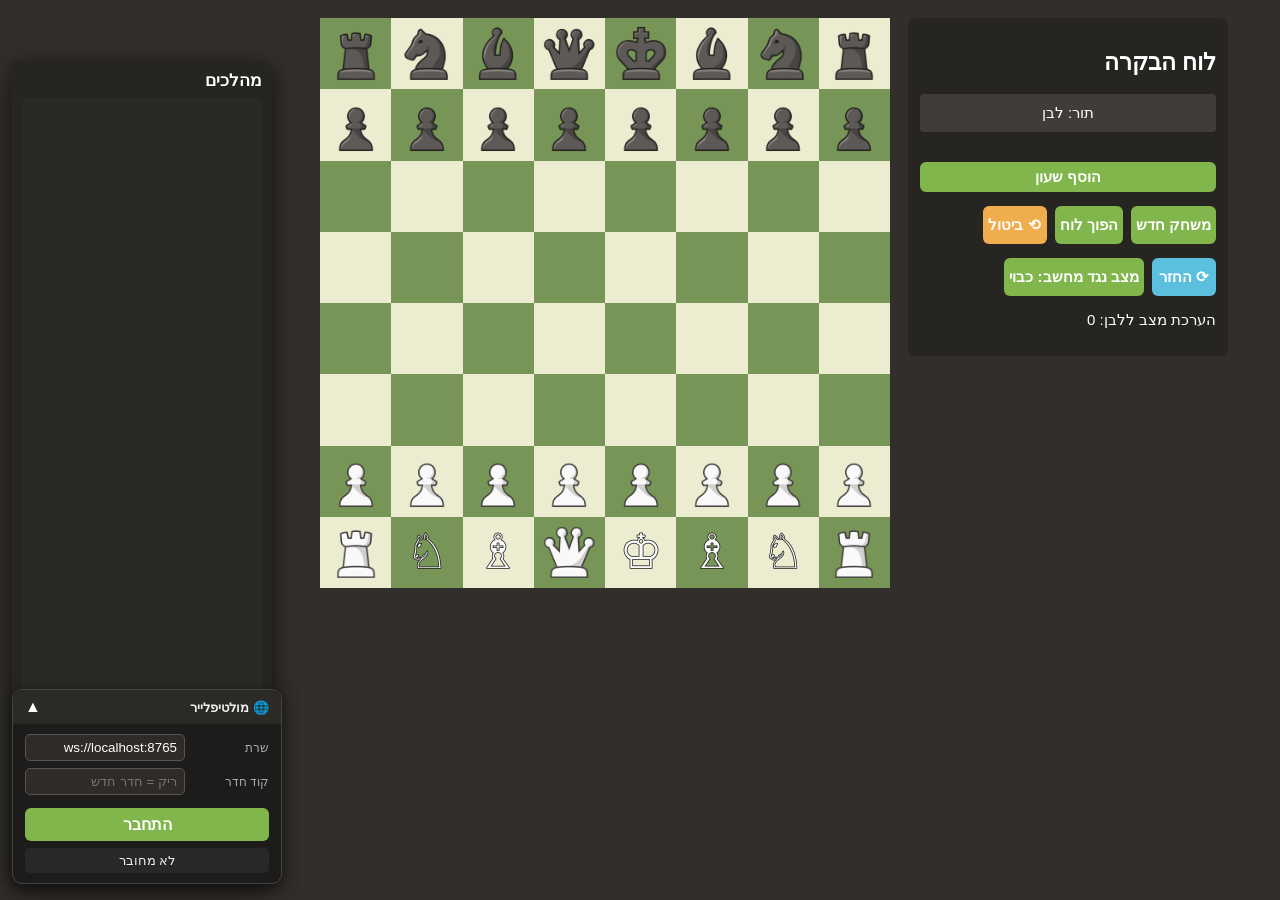
<file: index.html>
<!DOCTYPE html>
<html lang="he" dir="rtl">
<head>
    <meta charset="utf-8">
    <meta http-equiv="Content-Type" content="text/html; charset=utf-8">
    <meta name="viewport" content="width=device-width, initial-scale=1.0">
    <title>&#x5DE;&#x5E0;&#x5D5;&#x5E2; &#x5E9;&#x5D7;&#x5DE;&#x5D8; &#x5E2;&#x5E6;&#x5DE;&#x5D0;&#x5D9;</title>
    <link rel="stylesheet" href="style.css?v=20260624-final">
</head>
<body>

    <div class="main-container">
        <div class="sidebar">
            <h2>&#x5DC;&#x5D5;&#x5D7; &#x5D4;&#x5D1;&#x5E7;&#x5E8;&#x5D4;</h2>
            <div class="status-box" id="status">&#x5EA;&#x5D5;&#x5E8;: <span id="turn-text">&#x5DC;&#x5D1;&#x5DF;</span></div>

            <div class="captured">
                <div id="captured-w"></div>
                <div id="captured-b"></div>
            </div>

            <div class="controls">
                <!-- clocks block -->
                <div id="clocks-wrapper">
                    <div id="clocks" class="no-clock"></div>

                    <div id="clock-controls">
                        <button id="toggleClockBtn">&#x5D4;&#x5D5;&#x5E1;&#x5E3; &#x5E9;&#x5E2;&#x5D5;&#x5DF;</button>

                        <div id="clock-form" style="display:none;">
                            <div class="form-row">
                                <label>&#x5DC;&#x5D1;&#x5DF; (&#x5D3;&#x5E7;&#x5D5;&#x5EA;): <input id="whiteMinutesInput" type="number" min="0" value="5"></label>
                            </div>
                            <div class="form-row">
                                <label>&#x5E9;&#x5D7;&#x5D5;&#x5E8; (&#x5D3;&#x5E7;&#x5D5;&#x5EA;): <input id="blackMinutesInput" type="number" min="0" value="5"></label>
                            </div>
                            <div class="form-row">
                                <label>&#x5D4;&#x5D5;&#x5E1;&#x5E4;&#x5D4; &#x5DC;&#x5DB;&#x5DC; &#x5DE;&#x5D4;&#x5DC;&#x5DA; (&#x5E9;&#x5E0;&#x5D9;&#x5D5;&#x5EA;): <input id="incrementInput" type="number" min="0" value="0"></label>
                            </div>
                            <div class="form-row">
                                <button id="startClockBtn">&#x5D4;&#x5E4;&#x5E2;&#x5DC; &#x5E9;&#x5E2;&#x5D5;&#x5DF; (&#x5EA;&#x5EA;&#x5D7;&#x5D9;&#x5DC; &#x5D1;&#x5E2;&#x5D5;&#x5D3; ~2s)</button>
                                <button id="cancelClockBtn">&#x5D1;&#x5D8;&#x5DC;</button>
                            </div>
                        </div>
                    </div>
                </div>

                <!-- game control buttons (moved inside .controls) -->
                <div class="game-buttons">
                    <button id="resetBtn">&#x5DE;&#x5E9;&#x5D7;&#x5E7; &#x5D7;&#x5D3;&#x5E9;</button>
                    <button id="flipBtn">&#x5D4;&#x5E4;&#x5D5;&#x5DA; &#x5DC;&#x5D5;&#x5D7;</button>


                    <!-- undo/redo &#x5D7;&#x5D3;&#x5E9;&#x5D9;&#x5DD; -->
                    <button id="undoBtn" title="Undo (Ctrl+Z)">&#x27F2; &#x5D1;&#x5D9;&#x5D8;&#x5D5;&#x5DC;</button>
                    <button id="redoBtn" title="Redo (Ctrl+Y / Ctrl+Shift+Z)">&#x27F3; &#x5D4;&#x5D7;&#x5D6;&#x5E8;</button>

                    <button id="toggleAiBtn">&#x5DE;&#x5E6;&#x5D1; &#x5E0;&#x5D2;&#x5D3; &#x5DE;&#x5D7;&#x5E9;&#x5D1;: <span id="ai-status">&#x5DB;&#x5D1;&#x5D5;&#x5D9;</span></button>
                    <!-- AI controls (hidden by default) -->
                    <div id="ai-controls" class="ai-controls" style="display:none;">
                        <label>
                            &#x5E2;&#x5D5;&#x5DE;&#x5E7; AI:
                            <input id="aiDepthInput"
                                   type="number"
                                   min="1"
                                   max="6"
                                   value="3"
                                   style="width:48px">
                        </label>
                    </div>
                </div>
            </div>

            <p class="debug-info">&#x5D4;&#x5E2;&#x5E8;&#x5DB;&#x5EA; &#x5DE;&#x5E6;&#x5D1; &#x5DC;&#x5DC;&#x5D1;&#x5DF;: <span id="eval-score">0</span></p>
        </div>


        <div class="board-wrapper">
            <div id="board" class="board"></div>
        </div>
    </div>
    <!-- Move panel on the left -->
    <div id="moves-panel" class="moves-panel">
        <div class="moves-panel-header">
            <h3>&#x5DE;&#x5D4;&#x5DC;&#x5DB;&#x5D9;&#x5DD;</h3>
        </div>
        <div id="move-list" class="move-list"></div>
    </div>

    <div id="game-over-modal" class="modal-overlay">
        <div class="modal-content">
            <div class="modal-title" id="winner-title">&#x5D4;&#x5DC;&#x5D1;&#x5DF; &#x5E0;&#x5D9;&#x5E6;&#x5D7;!</div>
            <div class="modal-text" id="end-reason">&#x5E2;&#x5DC; &#x5D9;&#x5D3;&#x5D9; &#x5DE;&#x5D8;</div>
            <button onclick="game.reset()">&#x5DE;&#x5E9;&#x5D7;&#x5E7; &#x5D7;&#x5D3;&#x5E9;</button>
            <button class="close-btn" onclick="document.getElementById('game-over-modal').style.display='none'">&#x5E1;&#x5D2;&#x5D5;&#x5E8;</button>
        </div>
    </div>
    <script src="ai.js?v=20260624-final"></script>
    <script src="script.js?v=20260624-final"></script>
    <script src="multiplayer.js?v=20260624-final"></script>
</body>
</html>
</file>
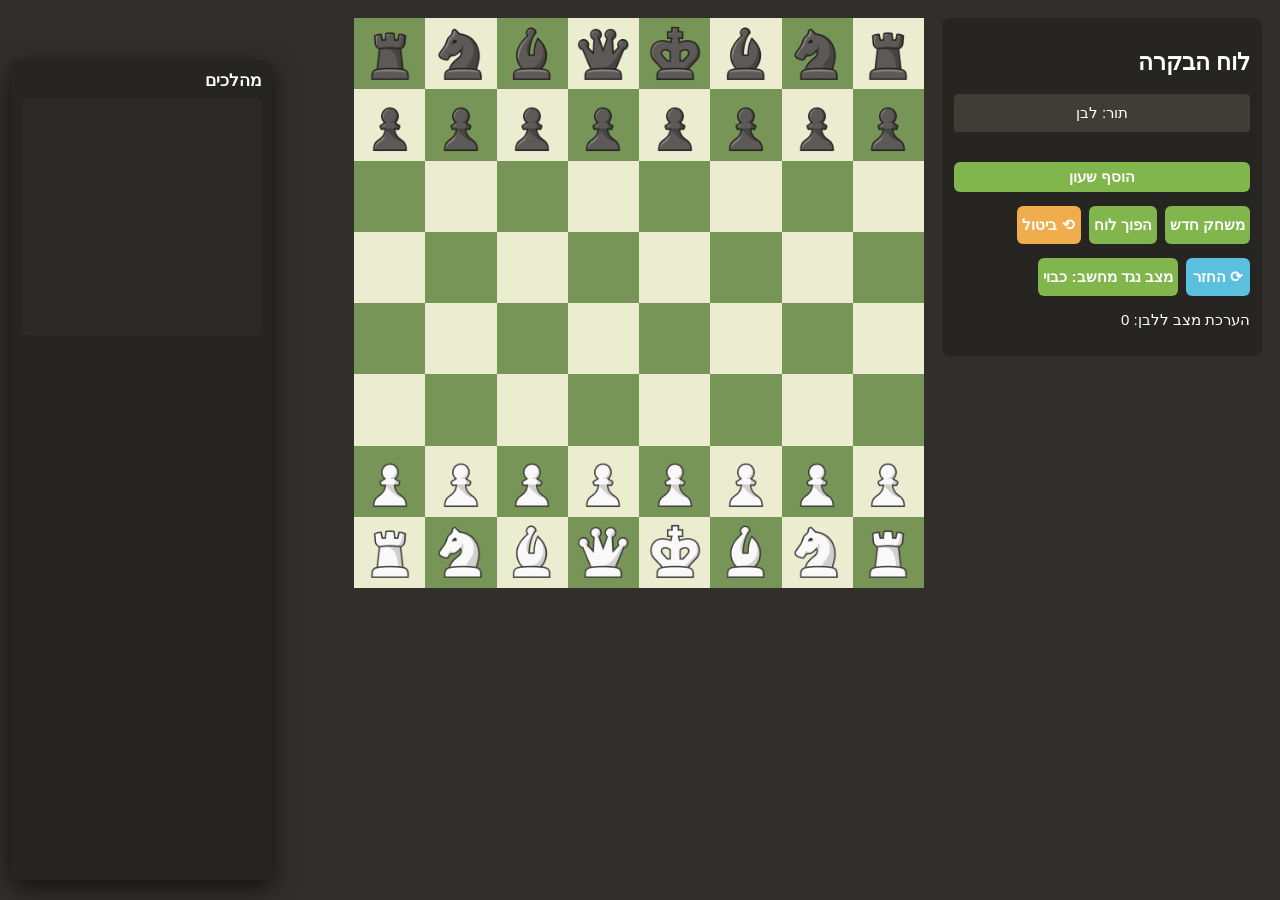
<file: ‏‏‏‏‏‏‏‏‏‏new chess game 7 with AI now/index.html>
﻿<!DOCTYPE html>
<html lang="he" dir="rtl">
<head>
    <meta charset="UTF-8">
    <meta name="viewport" content="width=device-width, initial-scale=1.0">
    <title>מנוע שחמט עצמאי</title>
    <link rel="stylesheet" href="style.css">
</head>
<body>

    <div class="main-container">
        <div class="sidebar">
            <h2>לוח הבקרה</h2>
            <div class="status-box" id="status">תור: <span id="turn-text">לבן</span></div>

            <div class="captured">
                <div id="captured-w"></div>
                <div id="captured-b"></div>
            </div>

            <div class="controls">
                <!-- clocks block -->
                <div id="clocks-wrapper">
                    <div id="clocks" class="no-clock"></div>

                    <div id="clock-controls">
                        <button id="toggleClockBtn">הוסף שעון</button>

                        <div id="clock-form" style="display:none;">
                            <div class="form-row">
                                <label>לבן (דקות): <input id="whiteMinutesInput" type="number" min="0" value="5"></label>
                            </div>
                            <div class="form-row">
                                <label>שחור (דקות): <input id="blackMinutesInput" type="number" min="0" value="5"></label>
                            </div>
                            <div class="form-row">
                                <label>הוספה לכל מהלך (שניות): <input id="incrementInput" type="number" min="0" value="0"></label>
                            </div>
                            <div class="form-row">
                                <button id="startClockBtn">הפעל שעון (תתחיל בעוד ~2s)</button>
                                <button id="cancelClockBtn">בטל</button>
                            </div>
                        </div>
                    </div>
                </div>

                <!-- game control buttons (moved inside .controls) -->
                <div class="game-buttons">
                    <button id="resetBtn">משחק חדש</button>
                    <button id="flipBtn">הפוך לוח</button>


                    <!-- undo/redo חדשים -->
                    <button id="undoBtn" title="Undo (Ctrl+Z)">⟲ ביטול</button>
                    <button id="redoBtn" title="Redo (Ctrl+Y / Ctrl+Shift+Z)">⟳ החזר</button>

                    <button id="toggleAiBtn">מצב נגד מחשב: <span id="ai-status">כבוי</span></button>
                    <!-- AI controls (hidden by default) -->
                    <div id="ai-controls" class="ai-controls" style="display:none;">
                        <label>
                            עומק AI:
                            <input id="aiDepthInput"
                                   type="number"
                                   min="1"
                                   max="6"
                                   value="3"
                                   style="width:48px">
                        </label>
                    </div>
                </div>
            </div>

            <p class="debug-info">הערכת מצב ללבן: <span id="eval-score">0</span></p>
        </div>


        <div class="board-wrapper">
            <div id="board" class="board"></div>
        </div>
    </div>
    <!-- Move panel on the left -->
    <div id="moves-panel" class="moves-panel">
        <div class="moves-panel-header">
            <h3>מהלכים</h3>
        </div>
        <div id="move-list" class="move-list"></div>
    </div>

    <div id="game-over-modal" class="modal-overlay">
        <div class="modal-content">
            <div class="modal-title" id="winner-title">הלבן ניצח!</div>
            <div class="modal-text" id="end-reason">על ידי מט</div>
            <button onclick="game.reset()">משחק חדש</button>
            <button class="close-btn" onclick="document.getElementById('game-over-modal').style.display='none'">סגור</button>
        </div>
    </div>
    <script src="ai.js" ></script>
    <script src="script.js" ></script>
</body>
</html>
</file>
<file: style.css>
:root {
    --sq-light: #ebecd0;
    --sq-dark: #779556;
    --highlight: rgba(255, 255, 51, 0.6);
    --valid-move: rgba(0, 0, 0, 0.15);
    --valid-capture: rgba(255, 0, 0, 0.3);
}

body {
    background-color: #312e2b;
    color: #fff;
    font-family: 'Segoe UI', Tahoma, Geneva, Verdana, sans-serif;
    margin: 0;
    display: flex;
    justify-content: flex-start; /* \u05DC\u05D0 \u05DE\u05E8\u05DB\u05D6 \u05D9\u05D5\u05EA\u05E8 */
    align-items: flex-start; /* \u05DE\u05EA\u05D7\u05D9\u05DC \u05DE\u05D4\u05D7\u05DC\u05E7 \u05D4\u05E2\u05DC\u05D9\u05D5\u05DF */
    min-height: 100vh;
}

/* \u05D3\u05D5\u05D7\u05E3 \u05D0\u05EA \u05D4-main-container \u05DC\u05E7\u05E6\u05D4 \u05D4\u05D9\u05DE\u05E0\u05D9 */
.main-container {
    display: flex;
    gap: 18px;
    align-items: flex-start;
    padding: 18px;
    margin-left: auto; /* \u05D6\u05D4 \u05D3\u05D5\u05D7\u05E3 \u05D0\u05EA \u05D4\u05DB\u05DC \u05E9\u05DE\u05D0\u05DC\u05D4 \u05DB\u05D3\u05D9 \u05E9\u05D4-main-container \u05D9\u05E2\u05DE\u05D5\u05D3 \u05DC\u05D9\u05DE\u05D9\u05DF */
    max-width: calc(100% - 20px);
}




.square {
    display: flex;
    justify-content: center;
    align-items: center;
    position: relative;
    font-size: 5vh;
    cursor: pointer;
}

    .square.light {
        background-color: var(--sq-light);
        color: black;
    }

    .square.dark {
        background-color: var(--sq-dark);
        color: white;
    }

    .square.selected {
        background-color: var(--highlight) !important;
    }

/* \u05E1\u05D9\u05DE\u05D5\u05DF \u05DE\u05D4\u05DC\u05DA \u05D7\u05D5\u05E7\u05D9: \u05E0\u05E7\u05D5\u05D3\u05D4 \u05E7\u05D8\u05E0\u05D4 \u05D1\u05DE\u05E8\u05DB\u05D6 */
.hint-move::after {
    content: "";
    position: absolute;
    width: 29%;
    height: 29%;
    background-color: rgba(0, 0, 0, 0.20);
    border-radius: 50%;
    pointer-events: none;
}


/* \u05E1\u05D9\u05DE\u05D5\u05DF \u05D0\u05DB\u05D9\u05DC\u05D4 \u05D7\u05D5\u05E7\u05D9\u05EA: \u05D8\u05D1\u05E2\u05EA/\u05D1\u05D5\u05DC\u05D8\u05D5\u05EA \u05E1\u05D1\u05D9\u05D1 \u05D4\u05DB\u05DC\u05D9 */
.hint-capture::after {
    content: "";
    position: absolute;
    width: 100%;
    height: 100%;
    border: 6px solid rgba(0, 0, 0, 0.20);
    border-radius: 50%;
    box-sizing: border-box;
    pointer-events: none;
}





button {
    background: #81b64c;
    border: none;
    padding: 14px;
    margin-top: 6px;
    color: white;
    font-weight: bold;
    border-radius: 6px;
    cursor: pointer;
    font-size: 1rem;
}


    button:hover {
        background: #a3d160;
    }

.status-box {
    background: #403d39;
    padding: 10px;
    text-align: center;
    border-radius: 4px;
}

/* Modal */
.modal-overlay {
    position: fixed;
    top: 0;
    left: 0;
    width: 100%;
    height: 100%;
    background: rgba(0, 0, 0, 0.7);
    display: none;
    justify-content: center;
    align-items: center;
    z-index: 100;
}

.modal-content {
    background: #262421;
    padding: 40px;
    border-radius: 10px;
    text-align: center;
    border: 2px solid #81b64c;
    box-shadow: 0 0 20px rgba(0,0,0,0.5);
    color: white;
}

.modal-title {
    font-size: 2rem;
    margin-bottom: 10px;
    font-weight: bold;
}

.modal-text {
    font-size: 1.2rem;
    margin-bottom: 20px;
    color: #ccc;
}

.close-btn {
    background: #454341;
    margin-top: 10px;
}

    .close-btn:hover {
        background: #5a5856;
    }



/* promotion */
.promotion-overlay {
    position: fixed;
    top: 0;
    left: 0;
    width: 100%;
    height: 100%;
    background: rgba(0,0,0,0.5);
    display: flex;
    justify-content: center;
    align-items: center;
    z-index: 1000;
}

.promotion-menu {
    background: white;
    padding: 20px;
    border-radius: 10px;
    display: flex;
    gap: 15px;
    box-shadow: 0 5px 15px rgba(0,0,0,0.3);
}

.promotion-option {
    cursor: pointer;
    transition: transform 0.2s;
    width: 60px;
    height: 60px;
}

.promotion-option:hover {
   transform: scale(1.2);
}

.board.flipped {
    transform: rotate(180deg);
}

.board.flipped .piece-img {
    transform: rotate(180deg);
}


.piece-img {
    width: 90%;
    height: 90%;
    object-fit: contain;
    pointer-events: auto; /* \u05D0\u05D5 \u05E4\u05E9\u05D5\u05D8 \u05D4\u05E1\u05E8 \u05D0\u05EA \u05D4\u05E9\u05D5\u05E8\u05D4 \u05DC\u05D7\u05DC\u05D5\u05D8\u05D9\u05DF */
    -webkit-user-drag: element; /* \u05D0\u05D5\u05E4\u05E6\u05D9\u05D5\u05E0\u05DC\u05D9 \u2014 \u05E2\u05D5\u05D6\u05E8 \u05D1\u05D3\u05E4\u05D3\u05E4\u05E0\u05D9\u05DD \u05DE\u05E1\u05D5\u05D9\u05DE\u05D9\u05DD */
}

#clocks {
    display: flex;
    flex-direction: column;
    gap: 12px;
    margin: 15px 0;
}

#whiteClock,
#blackClock {
    font-family: 'Segoe UI', system-ui, sans-serif;
    font-size: 26px;
    font-weight: 600;
    letter-spacing: 1px;
    background: linear-gradient(180deg, #2c2c2c, #1a1a1a);
    color: #f5f5f5;
    padding: 10px 16px;
    border-radius: 8px;
    display: flex;
    justify-content: center;
    align-items: center;
    box-shadow: inset 0 0 0 1px rgba(255,255,255,0.08), 0 4px 10px rgba(0,0,0,0.4);
    transition: all 0.2s ease;
}

    #whiteClock.active {
        outline: 2px solid #4caf50;
        box-shadow: 0 0 12px rgba(76, 175, 80, 0.6), inset 0 0 0 1px rgba(255,255,255,0.1);
    }

    #blackClock.active {
        outline: 2px solid #f44336;
        box-shadow: 0 0 12px rgba(244, 67, 54, 0.6), inset 0 0 0 1px rgba(255,255,255,0.1);
    }

/* ----- clocks styling ----- */
#clocks-wrapper {
    width: 100%;
}

#clocks {
    display: flex;
    flex-direction: column;
    gap: 8px;
    margin: 12px 0;
}

/* each clock row */
.clock-row {
    display: flex;
    align-items: center;
    gap: 10px;
    padding: 8px 10px;
    border-radius: 8px;
    background: linear-gradient(180deg,#1f1f1f,#121212);
    color: #fff;
    box-shadow: 0 6px 14px rgba(0,0,0,0.45);
}

/* label "\u05DC\u05D1\u05DF" / "\u05E9\u05D7\u05D5\u05E8" */
.clock-label {
    font-size: 12px;
    color: #ddd;
    font-weight: 600;
    min-width: 48px;
    text-align: left;
}

/* time value */
.clock-time {
    font-family: 'Segoe UI', system-ui, sans-serif;
    font-size: 24px;
    font-weight: 700;
    letter-spacing: 1px;
    margin-left: 8px;
}

/* active player highlight */
.clock-row.active {
    box-shadow: 0 8px 18px rgba(0,0,0,0.6), 0 0 14px rgba(100, 149, 237, 0.18);
    transform: translateY(-2px);
}

/* smaller helpful text */
#clock-controls {
    margin-top: 8px;
    display: flex;
    flex-direction: column;
    gap: 8px;
}

    #clock-controls button {
        padding: 6px 10px;
        border-radius: 6px;
        cursor: pointer;
    }

#clock-form {
    background: rgba(255,255,255,0.03);
    padding: 8px;
    border-radius: 8px;
}

    /* form row */
    #clock-form .form-row {
        margin-bottom: 6px;
        font-size: 14px;
        color: #ddd;
    }

    #clock-form input {
        width: 80px;
        margin-left: 8px;
        padding: 4px 6px;
        border-radius: 4px;
    }

/* ----- layout: move main container to right edge ----- */
.main-container {
    display: flex;
    gap: 18px;
    align-items: flex-start;
    /* push content to the right edge */
    justify-content: flex-end;
    padding: 18px;
}

/* make board-wrapper and sidebar fixed widths (easy to control) */

/* BOARD responsive */
.board-wrapper {
    width: 570px; /* \u2190 \u05D6\u05D4 \u05D4\u05D2\u05D5\u05D3\u05DC \u05E9\u05D9\u05E9 \u05DC\u05DA \u05E2\u05DB\u05E9\u05D9\u05D5 (\u05EA\u05D5\u05DB\u05DC \u05DC\u05E9\u05E0\u05D5\u05EA \u05DE\u05E1\u05E4\u05E8) */
    max-width: calc(100vw - 360px);
    aspect-ratio: 1 / 1;
    box-sizing: border-box;
}


/* \u05D4\u05E9\u05DE\u05D9\u05E8\u05D4 \u05E2\u05DC \u05DE\u05E8\u05D5\u05D1\u05E2 \u05DE\u05DC\u05D0 \u05D1\u05EA\u05D5\u05DA \u05D4-wrapper */
.board {
    width: 100%;
    height: 100%;
    display: grid;
    grid-template-columns: repeat(8, 1fr);
    grid-template-rows: repeat(8, 1fr);
}


/* SIDEBAR spacing smaller and responsive */
.sidebar {
    width: 320px;
    max-width: 38vw;
    background: #272522;
    padding: 12px; /* \u05E4\u05D7\u05D5\u05EA padding */
    border-radius: 8px;
    display: flex;
    flex-direction: column;
    gap: 0px; /* \u05E7\u05D8\u05DF */
    box-sizing: border-box;
    font-size: 15px;
}
/* --- Game-buttons layout & undo/redo visibility --- */
.game-buttons {
    display: flex;
    gap: 8px;
    flex-wrap: wrap;
    align-items: center;
}

    /* \u05D4\u05DB\u05E4\u05EA\u05D5\u05E8\u05D9\u05DD \u05D1\u05E1\u05D9\u05D9\u05D3\u05D1\u05E8 \u05E7\u05D8\u05E0\u05D9\u05DD \u05D9\u05D5\u05EA\u05E8 \u05DB\u05D3\u05D9 \u05DC\u05D0 \u05DC\u05E9\u05D1\u05D5\u05E8 \u05D0\u05EA \u05D4-layout */
    .game-buttons button {
        padding: 8px 10px; /* \u05E7\u05D8\u05DF \u05D9\u05D5\u05EA\u05E8 \u05DE\u05D4\u05D1\u05E8\u05D9\u05E8\u05EA \u05DE\u05D7\u05D3\u05DC */
        margin-top: 0; /* \u05DE\u05D1\u05D8\u05DC margin-top \u05DB\u05DC\u05DC\u05D9\u05EA */
        font-size: 0.95rem;
        min-width: 64px;
    }

/* \u05E6\u05D1\u05E2 \u05DE\u05D9\u05D5\u05D7\u05D3 \u05DC-undo/redo (\u05DC\u05D0 \u05D7\u05D5\u05D1\u05D4) \u2014 \u05DC\u05E9\u05D9\u05DD \u05DC\u05D1 \u05E9\u05D6\u05D4 \u05DC\u05D0 \u05D7\u05D5\u05E8\u05D2 \u05DE\u05D4\u05E2\u05E8\u05DB\u05EA \u05E6\u05D1\u05E2\u05D9\u05DD */
#undoBtn {
    background: #f0ad4e;
}
/* \u05DB\u05EA\u05D5\u05DD-\u05D6\u05D4\u05D5\u05D1 */
#redoBtn {
    background: #5bc0de;
}
/* \u05EA\u05DB\u05DC\u05EA */
#undoBtn:hover {
    background: #f7b96f;
}

#redoBtn:hover {
    background: #7fd3ea;
}


    /* Buttons smaller so they \u05DC\u05D0 \u05DE\u05E7\u05E4\u05D9\u05E6\u05D9\u05DD \u05D0\u05EA \u05D4-layout */
    .sidebar button {
        background: #81b64c;
        border: none;
        padding: 10px 5px; /* \u05DE\u05D5\u05E7\u05D8\u05DF */
        margin-top: 6px;
        color: white;
        font-weight: bold;
        border-radius: 6px;
        cursor: pointer;
        font-size: 0.95rem;
        box-sizing: border-box;
    }

    /* tighter control spacing */
    .sidebar .controls {
        display: flex;
        flex-direction: column;
        gap: 8px;
    }



/* Moves panel fixed on the left */
.moves-panel {
    position: fixed;
    left: 12px;
    top: 60px;
    width: 260px;
    height: calc(100vh - 80px);
    background: rgba(39,37,34,0.92);
    border-radius: 8px;
    padding: 10px;
    box-sizing: border-box;
    box-shadow: 0 8px 24px rgba(0,0,0,0.6);
    z-index: 120;
    display: flex;
    flex-direction: column;
    gap: 8px;
}

.moves-panel-header {
    display: flex;
    align-items: center;
    justify-content: space-between;
    gap: 8px;
}

.moves-panel h3 {
    margin: 0;
    font-size: 1.05rem;
    color: #fff;
}

/* use existing .move-list styles from earlier; override height */
.move-list {
    background: rgba(255,255,255,0.02);
    border-radius: 6px;
    padding: 8px;
    font-size: 13px;
    color: #e6e6e6;
    overflow-y: auto;
    flex: 1 1 auto;
}

/* Move list (sidebar) */
.moves-wrapper {
    margin-top: 12px;
    max-height: 260px; /* \u05D2\u05D5\u05D1\u05D4 \u05E8\u05E9\u05D9\u05DE\u05D4 - \u05E0\u05D9\u05EA\u05DF \u05DC\u05E9\u05E0\u05D5\u05EA */
    overflow: hidden;
    display: flex;
    flex-direction: column;
    gap: 6px;
}

.move-list {
    background: rgba(255,255,255,0.02);
    border-radius: 6px;
    padding: 8px;
    font-size: 13px;
    color: #e6e6e6;
    overflow-y: auto;
    max-height: 220px;
    box-shadow: inset 0 0 0 1px rgba(255,255,255,0.01);
}

/* \u05DB\u05DC \u05E9\u05D5\u05E8\u05D4: \u05DE\u05E1\u05E4\u05E8 \u05DE\u05D4\u05DC\u05DA \u05D5\u05D0\u05D6 \u05DE\u05D4\u05DC\u05DB\u05D9\u05DD \u05E9\u05DC \u05DC\u05D1\u05DF/\u05E9\u05D7\u05D5\u05E8 */
.move-row {
    display: flex;
    gap: 8px;
    align-items: center;
    padding: 4px 2px;
    border-bottom: 1px dashed rgba(255,255,255,0.02);
}

    .move-row .move-num {
        color: #bfbfbf;
        min-width: 28px;
        text-align: left;
        font-weight: 600;
    }

    .move-row .move-white, .move-row .move-black {
        flex: 1 1 auto;
        white-space: nowrap;
        overflow: hidden;
        text-overflow: ellipsis;
    }

    /* highlight \u05E7\u05DC \u05DC\u05E9\u05D5\u05E8\u05D4 \u05E0\u05D1\u05D7\u05E8\u05EA (\u05DC\u05E9\u05D9\u05DE\u05D5\u05E9 \u05DE\u05D0\u05D5\u05D7\u05E8 \u05D9\u05D5\u05EA\u05E8) */
    .move-row.selected {
        background: rgba(255,255,255,0.03);
    }

.clickable-move {
    cursor: pointer;
}

    .clickable-move:hover {
        background: rgba(255,255,255,0.1);
    }
button.btn-disabled {
    opacity: 0.45;
    cursor: not-allowed;
    filter: grayscale(0.2);
}


/*\u05D6\u05D4 \u05DE\u05D5\u05E1\u05D9\u05E3 \u05E1\u05D9\u05DE\u05D5\u05DF \u05E6\u05D4\u05D5\u05D1 \u05DE\u05E1\u05D1\u05D9\u05D1 \u05DC\u05D2\u05E8\u05D9\u05E8\u05D4
    .square.selected-drag {
    box-shadow: 0 0 0 3px rgba(255, 255, 0, 0.6) inset;
}*/



/* \u05EA\u05D9\u05E7\u05D5\u05E0\u05D9 \u05E4\u05E8\u05D9\u05E1\u05D4 \u05D5\u05E0\u05D2\u05D9\u05E9\u05D5\u05EA */
html { box-sizing: border-box; }
*, *::before, *::after { box-sizing: inherit; }
body { overflow-x: hidden; }
button:disabled, .btn-disabled { opacity: .45; cursor: not-allowed; }
.not-draggable { cursor: default; }

@media (min-width: 1151px) {
    .main-container { width: 100%; padding-left: 300px; }
}

@media (max-width: 1150px) {
    body { display: block; }
    .main-container {
        width: 100%; max-width: none; margin: 0;
        justify-content: center; flex-wrap: wrap;
        padding: 14px;
    }
    .moves-panel {
        position: static; width: calc(100% - 28px); height: 280px;
        margin: 0 14px 14px;
    }
    .board-wrapper { width: min(620px, calc(100vw - 380px)); max-width: none; }
}

@media (max-width: 700px) {
    body { padding-top: 96px !important; }
    #topbar { height: auto !important; min-height: 84px; flex-wrap: wrap; gap: 6px; padding: 8px !important; }
    #topbar .tb-left, #topbar .tb-right { flex-wrap: wrap; gap: 6px !important; }
    #topbar button { padding: 6px 8px !important; }
    .main-container { flex-direction: column-reverse; align-items: center; padding: 10px; gap: 10px; }
    .board-wrapper { width: calc(100vw - 20px); max-width: 620px; }
    .sidebar { width: calc(100vw - 20px); max-width: 620px; }
    .moves-panel { width: calc(100% - 20px); margin: 0 10px 10px; }
    .modal-content, #auth-box, #history-box, #admin-box { width: calc(100vw - 28px) !important; max-width: 520px; padding: 22px !important; }
    .piece-img { width: 96%; height: 96%; }
}


/* Final responsive fixes */
html, body { max-width: 100%; overflow-x: hidden; }
.move-list { max-height: none; }
@media (max-width: 980px) {
    body { display: block; padding-top: 52px; }
    .main-container {
        width: 100%; max-width: 100%; margin: 0; padding: 10px;
        display: flex; flex-direction: column; align-items: center; gap: 10px;
        box-sizing: border-box;
    }
    .sidebar { width: min(100%, 620px); max-width: none; order: 2; }
    .board-wrapper { width: min(96vw, 620px); max-width: none; order: 1; }
    .moves-panel {
        position: static; width: min(calc(100% - 20px), 620px); height: 280px;
        margin: 10px auto; box-sizing: border-box;
    }
    #topbar { height: auto; min-height: 44px; padding: 6px 10px; gap: 6px; flex-wrap: wrap; }
    #topbar .tb-left, #topbar .tb-right { flex-wrap: wrap; gap: 6px; }
    #topbar button { padding: 6px 8px; }
}
@media (max-width: 520px) {
    .main-container { padding: 6px; }
    .board-wrapper { width: calc(100vw - 12px); }
    .sidebar { width: calc(100vw - 12px); padding: 9px; }
    .game-buttons { display: grid; grid-template-columns: repeat(2, minmax(0, 1fr)); }
    .game-buttons button { width: 100%; min-width: 0; }
    #auth-box { width: calc(100vw - 28px) !important; padding: 24px 18px !important; box-sizing: border-box; }
    #history-box, #admin-box { width: calc(100vw - 24px) !important; padding: 18px 14px !important; box-sizing: border-box; }
    .game-row, .user-row { gap: 8px; flex-wrap: wrap; }
}
</file>
<file: ‏‏‏‏‏‏‏‏‏‏new chess game 7 with AI now/style.css>
﻿:root {
    --sq-light: #ebecd0;
    --sq-dark: #779556;
    --highlight: rgba(255, 255, 51, 0.6);
    --valid-move: rgba(0, 0, 0, 0.15);
    --valid-capture: rgba(255, 0, 0, 0.3);
}

body {
    background-color: #312e2b;
    color: #fff;
    font-family: 'Segoe UI', Tahoma, Geneva, Verdana, sans-serif;
    margin: 0;
    display: flex;
    justify-content: flex-start; /* לא מרכז יותר */
    align-items: flex-start; /* מתחיל מהחלק העליון */
    min-height: 100vh;
}

/* דוחף את ה-main-container לקצה הימני */
.main-container {
    display: flex;
    gap: 18px;
    align-items: flex-start;
    padding: 18px;
    margin-left: auto; /* זה דוחף את הכל שמאלה כדי שה-main-container יעמוד לימין */
    max-width: calc(100% - 20px);
}




.square {
    display: flex;
    justify-content: center;
    align-items: center;
    position: relative;
    font-size: 5vh;
    cursor: pointer;
}

    .square.light {
        background-color: var(--sq-light);
        color: black;
    }

    .square.dark {
        background-color: var(--sq-dark);
        color: white;
    }

    .square.selected {
        background-color: var(--highlight) !important;
    }

/* סימון מהלך חוקי: נקודה קטנה במרכז */
.hint-move::after {
    content: "";
    position: absolute;
    width: 29%;
    height: 29%;
    background-color: rgba(0, 0, 0, 0.20);
    border-radius: 50%;
    pointer-events: none;
}


/* סימון אכילה חוקית: טבעת/בולטות סביב הכלי */
.hint-capture::after {
    content: "";
    position: absolute;
    width: 100%;
    height: 100%;
    border: 6px solid rgba(0, 0, 0, 0.20);
    border-radius: 50%;
    box-sizing: border-box;
    pointer-events: none;
}





button {
    background: #81b64c;
    border: none;
    padding: 14px;
    margin-top: 6px;
    color: white;
    font-weight: bold;
    border-radius: 6px;
    cursor: pointer;
    font-size: 1rem;
}


    button:hover {
        background: #a3d160;
    }

.status-box {
    background: #403d39;
    padding: 10px;
    text-align: center;
    border-radius: 4px;
}

/* Modal */
.modal-overlay {
    position: fixed;
    top: 0;
    left: 0;
    width: 100%;
    height: 100%;
    background: rgba(0, 0, 0, 0.7);
    display: none;
    justify-content: center;
    align-items: center;
    z-index: 100;
}

.modal-content {
    background: #262421;
    padding: 40px;
    border-radius: 10px;
    text-align: center;
    border: 2px solid #81b64c;
    box-shadow: 0 0 20px rgba(0,0,0,0.5);
    color: white;
}

.modal-title {
    font-size: 2rem;
    margin-bottom: 10px;
    font-weight: bold;
}

.modal-text {
    font-size: 1.2rem;
    margin-bottom: 20px;
    color: #ccc;
}

.close-btn {
    background: #454341;
    margin-top: 10px;
}

    .close-btn:hover {
        background: #5a5856;
    }



/* promotion */
.promotion-overlay {
    position: fixed;
    top: 0;
    left: 0;
    width: 100%;
    height: 100%;
    background: rgba(0,0,0,0.5);
    display: flex;
    justify-content: center;
    align-items: center;
    z-index: 1000;
}

.promotion-menu {
    background: white;
    padding: 20px;
    border-radius: 10px;
    display: flex;
    gap: 15px;
    box-shadow: 0 5px 15px rgba(0,0,0,0.3);
}

.promotion-option {
    cursor: pointer;
    transition: transform 0.2s;
    width: 60px;
    height: 60px;
}

.promotion-option:hover {
   transform: scale(1.2);
}

.board.flipped {
    transform: rotate(180deg);
}

.board.flipped .piece-img {
    transform: rotate(180deg);
}


.piece-img {
    width: 90%;
    height: 90%;
    object-fit: contain;
    pointer-events: auto; /* או פשוט הסר את השורה לחלוטין */
    -webkit-user-drag: element; /* אופציונלי — עוזר בדפדפנים מסוימים */
}

#clocks {
    display: flex;
    flex-direction: column;
    gap: 12px;
    margin: 15px 0;
}

#whiteClock,
#blackClock {
    font-family: 'Segoe UI', system-ui, sans-serif;
    font-size: 26px;
    font-weight: 600;
    letter-spacing: 1px;
    background: linear-gradient(180deg, #2c2c2c, #1a1a1a);
    color: #f5f5f5;
    padding: 10px 16px;
    border-radius: 8px;
    display: flex;
    justify-content: center;
    align-items: center;
    box-shadow: inset 0 0 0 1px rgba(255,255,255,0.08), 0 4px 10px rgba(0,0,0,0.4);
    transition: all 0.2s ease;
}

    #whiteClock.active {
        outline: 2px solid #4caf50;
        box-shadow: 0 0 12px rgba(76, 175, 80, 0.6), inset 0 0 0 1px rgba(255,255,255,0.1);
    }

    #blackClock.active {
        outline: 2px solid #f44336;
        box-shadow: 0 0 12px rgba(244, 67, 54, 0.6), inset 0 0 0 1px rgba(255,255,255,0.1);
    }

/* ----- clocks styling ----- */
#clocks-wrapper {
    width: 100%;
}

#clocks {
    display: flex;
    flex-direction: column;
    gap: 8px;
    margin: 12px 0;
}

/* each clock row */
.clock-row {
    display: flex;
    align-items: center;
    gap: 10px;
    padding: 8px 10px;
    border-radius: 8px;
    background: linear-gradient(180deg,#1f1f1f,#121212);
    color: #fff;
    box-shadow: 0 6px 14px rgba(0,0,0,0.45);
}

/* label "לבן" / "שחור" */
.clock-label {
    font-size: 12px;
    color: #ddd;
    font-weight: 600;
    min-width: 48px;
    text-align: left;
}

/* time value */
.clock-time {
    font-family: 'Segoe UI', system-ui, sans-serif;
    font-size: 24px;
    font-weight: 700;
    letter-spacing: 1px;
    margin-left: 8px;
}

/* active player highlight */
.clock-row.active {
    box-shadow: 0 8px 18px rgba(0,0,0,0.6), 0 0 14px rgba(100, 149, 237, 0.18);
    transform: translateY(-2px);
}

/* smaller helpful text */
#clock-controls {
    margin-top: 8px;
    display: flex;
    flex-direction: column;
    gap: 8px;
}

    #clock-controls button {
        padding: 6px 10px;
        border-radius: 6px;
        cursor: pointer;
    }

#clock-form {
    background: rgba(255,255,255,0.03);
    padding: 8px;
    border-radius: 8px;
}

    /* form row */
    #clock-form .form-row {
        margin-bottom: 6px;
        font-size: 14px;
        color: #ddd;
    }

    #clock-form input {
        width: 80px;
        margin-left: 8px;
        padding: 4px 6px;
        border-radius: 4px;
    }

/* ----- layout: move main container to right edge ----- */
.main-container {
    display: flex;
    gap: 18px;
    align-items: flex-start;
    /* push content to the right edge */
    justify-content: flex-end;
    padding: 18px;
}

/* make board-wrapper and sidebar fixed widths (easy to control) */

/* BOARD responsive */
.board-wrapper {
    width: 570px; /* ← זה הגודל שיש לך עכשיו (תוכל לשנות מספר) */
    max-width: calc(100vw - 360px);
    aspect-ratio: 1 / 1;
    box-sizing: border-box;
}


/* השמירה על מרובע מלא בתוך ה-wrapper */
.board {
    width: 100%;
    height: 100%;
    display: grid;
    grid-template-columns: repeat(8, 1fr);
    grid-template-rows: repeat(8, 1fr);
}


/* SIDEBAR spacing smaller and responsive */
.sidebar {
    width: 320px;
    max-width: 38vw;
    background: #272522;
    padding: 12px; /* פחות padding */
    border-radius: 8px;
    display: flex;
    flex-direction: column;
    gap: 0px; /* קטן */
    box-sizing: border-box;
    font-size: 15px;
}
/* --- Game-buttons layout & undo/redo visibility --- */
.game-buttons {
    display: flex;
    gap: 8px;
    flex-wrap: wrap;
    align-items: center;
}

    /* הכפתורים בסיידבר קטנים יותר כדי לא לשבור את ה-layout */
    .game-buttons button {
        padding: 8px 10px; /* קטן יותר מהברירת מחדל */
        margin-top: 0; /* מבטל margin-top כללית */
        font-size: 0.95rem;
        min-width: 64px;
    }

/* צבע מיוחד ל-undo/redo (לא חובה) — לשים לב שזה לא חורג מהערכת צבעים */
#undoBtn {
    background: #f0ad4e;
}
/* כתום-זהוב */
#redoBtn {
    background: #5bc0de;
}
/* תכלת */
#undoBtn:hover {
    background: #f7b96f;
}

#redoBtn:hover {
    background: #7fd3ea;
}


    /* Buttons smaller so they לא מקפיצים את ה-layout */
    .sidebar button {
        background: #81b64c;
        border: none;
        padding: 10px 5px; /* מוקטן */
        margin-top: 6px;
        color: white;
        font-weight: bold;
        border-radius: 6px;
        cursor: pointer;
        font-size: 0.95rem;
        box-sizing: border-box;
    }

    /* tighter control spacing */
    .sidebar .controls {
        display: flex;
        flex-direction: column;
        gap: 8px;
    }



/* Moves panel fixed on the left */
.moves-panel {
    position: fixed;
    left: 12px;
    top: 60px;
    width: 260px;
    height: calc(100vh - 80px);
    background: rgba(39,37,34,0.92);
    border-radius: 8px;
    padding: 10px;
    box-sizing: border-box;
    box-shadow: 0 8px 24px rgba(0,0,0,0.6);
    z-index: 120;
    display: flex;
    flex-direction: column;
    gap: 8px;
}

.moves-panel-header {
    display: flex;
    align-items: center;
    justify-content: space-between;
    gap: 8px;
}

.moves-panel h3 {
    margin: 0;
    font-size: 1.05rem;
    color: #fff;
}

/* use existing .move-list styles from earlier; override height */
.move-list {
    background: rgba(255,255,255,0.02);
    border-radius: 6px;
    padding: 8px;
    font-size: 13px;
    color: #e6e6e6;
    overflow-y: auto;
    flex: 1 1 auto;
}

/* Move list (sidebar) */
.moves-wrapper {
    margin-top: 12px;
    max-height: 260px; /* גובה רשימה - ניתן לשנות */
    overflow: hidden;
    display: flex;
    flex-direction: column;
    gap: 6px;
}

.move-list {
    background: rgba(255,255,255,0.02);
    border-radius: 6px;
    padding: 8px;
    font-size: 13px;
    color: #e6e6e6;
    overflow-y: auto;
    max-height: 220px;
    box-shadow: inset 0 0 0 1px rgba(255,255,255,0.01);
}

/* כל שורה: מספר מהלך ואז מהלכים של לבן/שחור */
.move-row {
    display: flex;
    gap: 8px;
    align-items: center;
    padding: 4px 2px;
    border-bottom: 1px dashed rgba(255,255,255,0.02);
}

    .move-row .move-num {
        color: #bfbfbf;
        min-width: 28px;
        text-align: left;
        font-weight: 600;
    }

    .move-row .move-white, .move-row .move-black {
        flex: 1 1 auto;
        white-space: nowrap;
        overflow: hidden;
        text-overflow: ellipsis;
    }

    /* highlight קל לשורה נבחרת (לשימוש מאוחר יותר) */
    .move-row.selected {
        background: rgba(255,255,255,0.03);
    }

.clickable-move {
    cursor: pointer;
}

    .clickable-move:hover {
        background: rgba(255,255,255,0.1);
    }
button.btn-disabled {
    opacity: 0.45;
    cursor: not-allowed;
    filter: grayscale(0.2);
}


/*זה מוסיף סימון צהוב מסביב לגרירה
    .square.selected-drag {
    box-shadow: 0 0 0 3px rgba(255, 255, 0, 0.6) inset;
}*/
</file>
